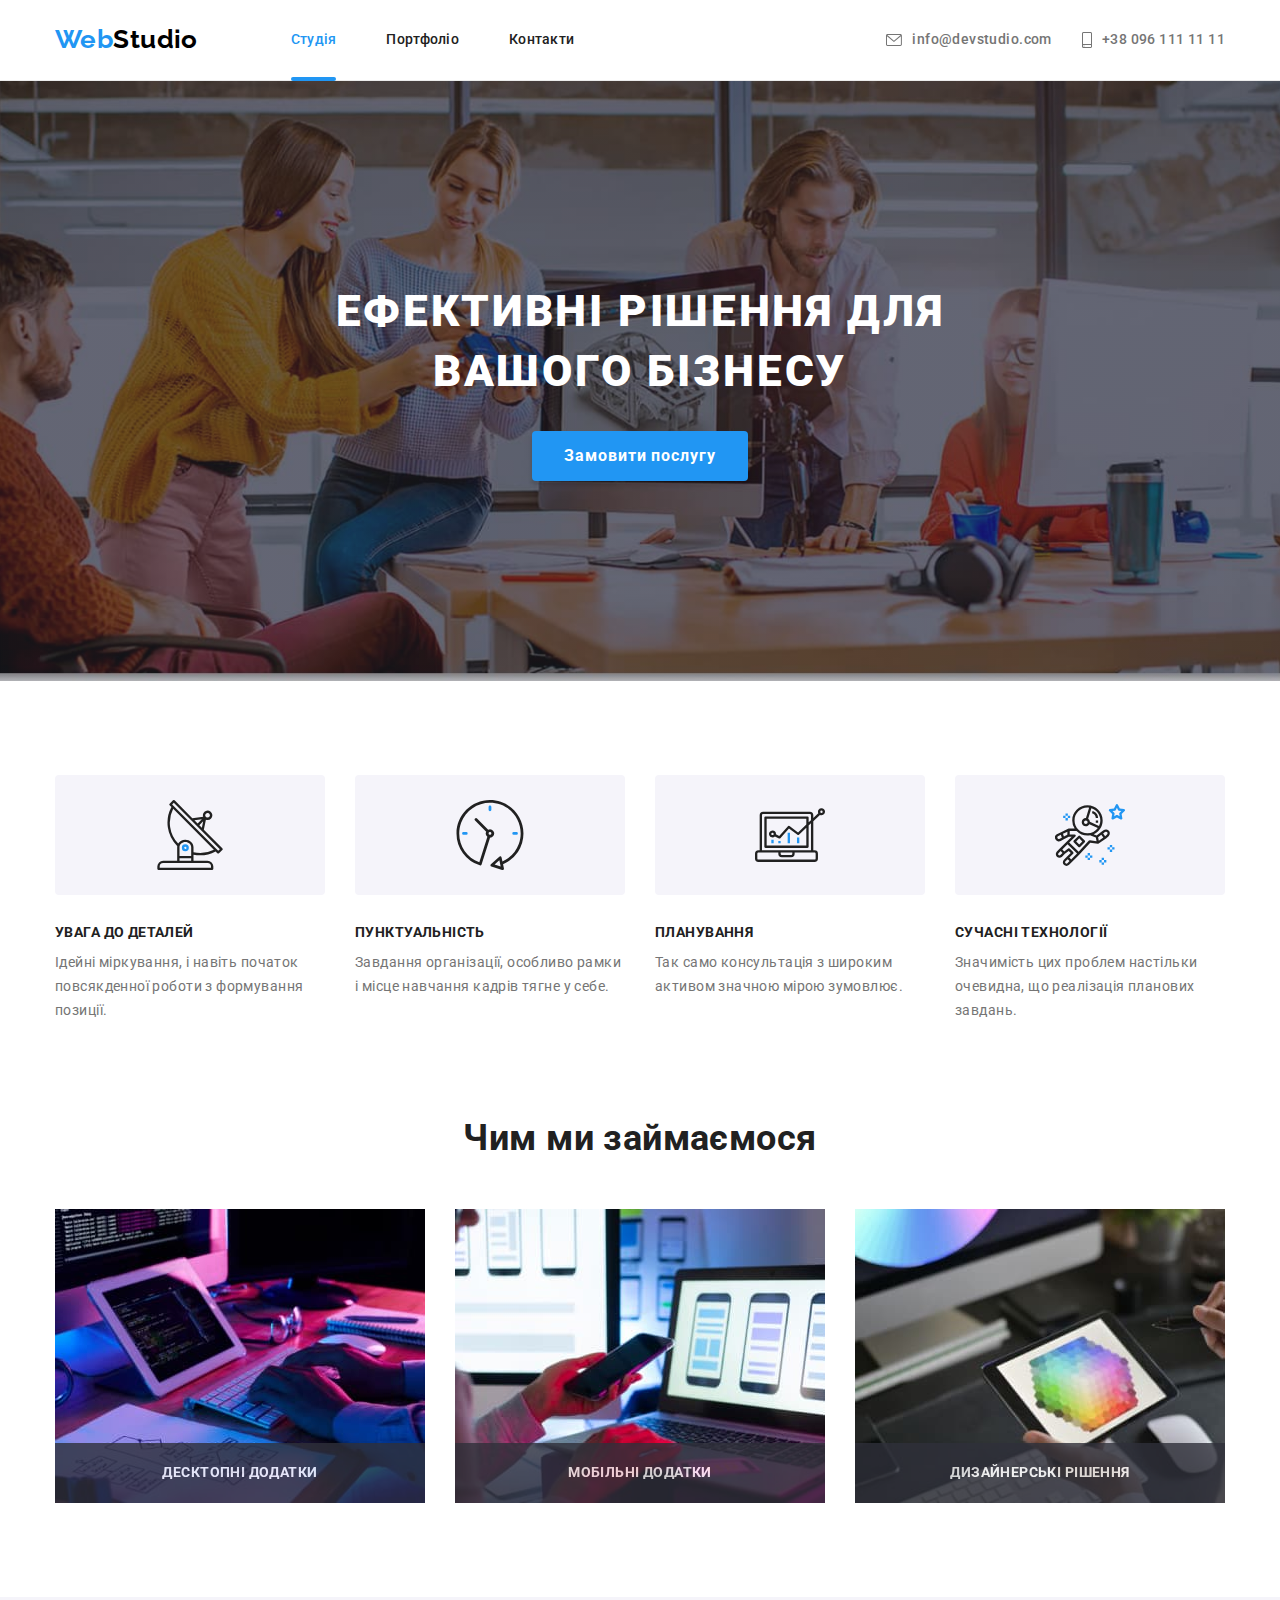
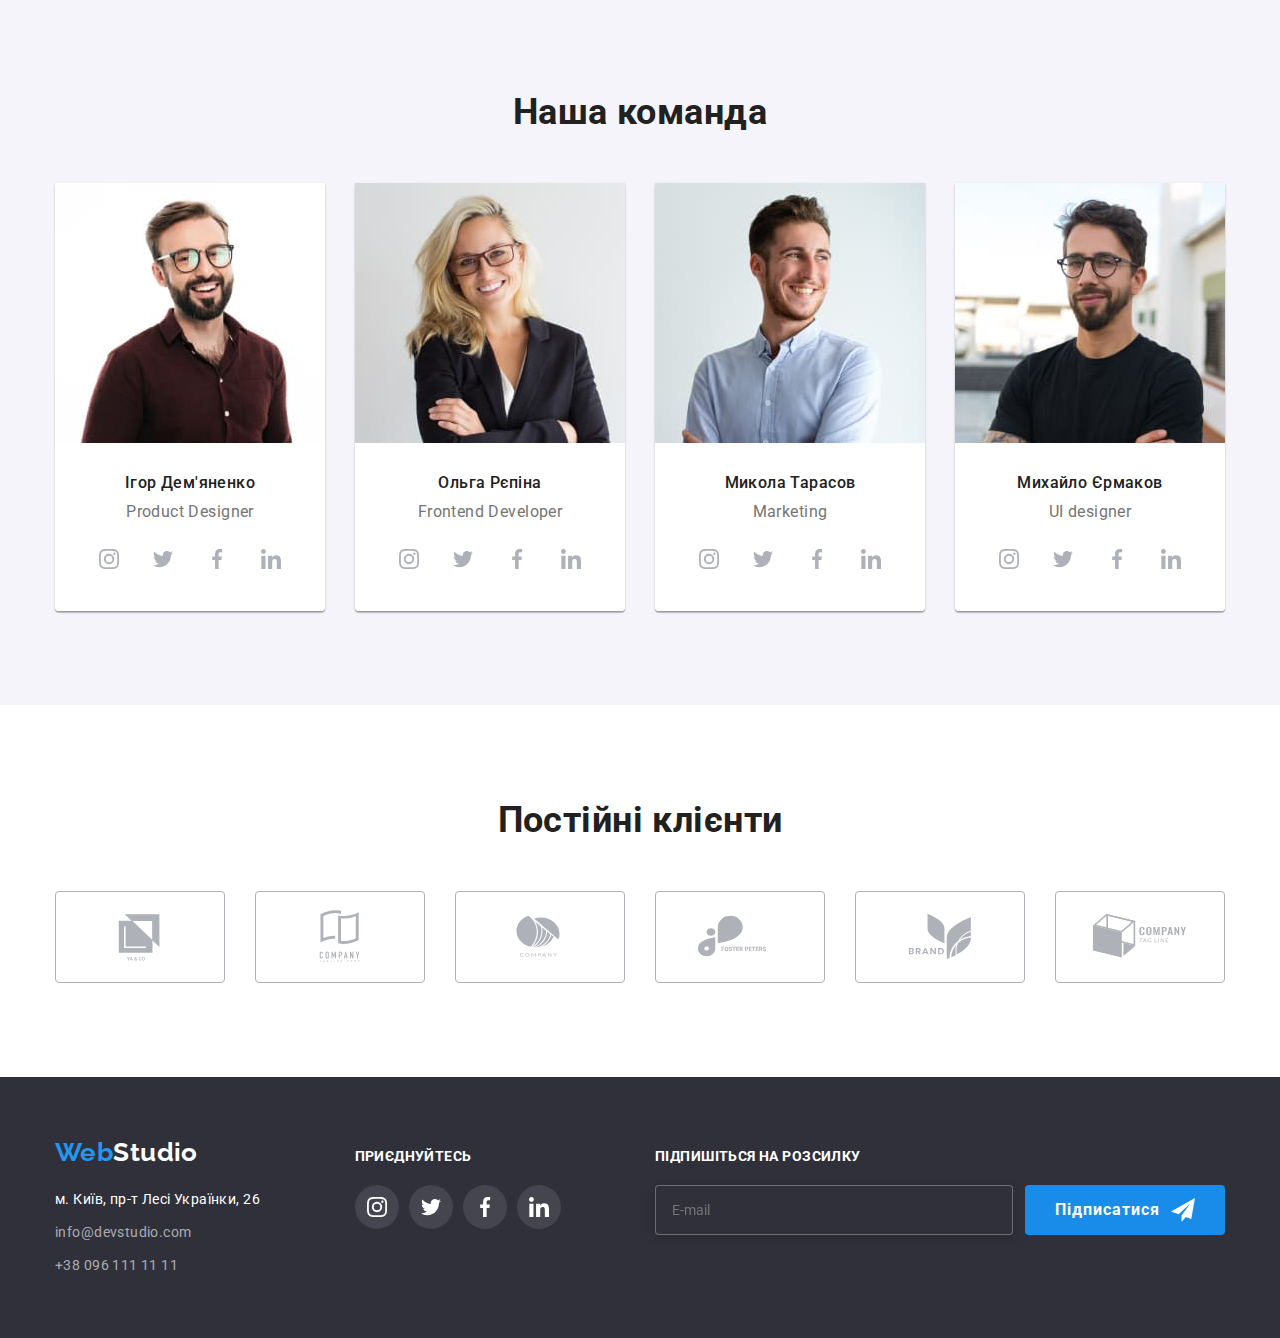
<file: index.html>
<!DOCTYPE html>
<html lang="uk">
  <head>
    <meta charset="UTF-8" />
    <meta http-equiv="X-UA-Compatible" content="IE=edge" />
    <meta name="viewport" content="width=device-width, initial-scale=1.0" />
    <title>Студія</title>
    <link rel="preconnect" href="https://fonts.googleapis.com" />
    <link rel="preconnect" href="https://fonts.gstatic.com" crossorigin />
    <link
      href="https://fonts.googleapis.com/css2?family=Raleway:wght@700&family=Roboto:wght@400;500;700;900&display=swap"
      rel="stylesheet"
    />

    <link rel="stylesheet" href="./css/main.min.css" />
  </head>
  <body>
    <header class="page-header">
      <div class="conteiner">
        <nav class="main-nav">
          <a class="logo page-header__logo--main" href="./index.html">
            <span class="logo__part">Web</span>Studio
          </a>
          <ul class="main-nav__list">
            <li class="main-nav__item">
              <a
                class="main-nav__link main-nav__link--active"
                href="./index.html"
              >
                Студія
              </a>
            </li>
            <li class="main-nav__item">
              <a class="main-nav__link" href="./portfolio.html">Портфоліо</a>
            </li>
            <li class="main-nav__item">
              <a class="main-nav__link" href="">Контакти</a>
            </li>
          </ul>
        </nav>
        <button
          class="burger-btn js-open-menu"
          aria-expanded="false"
          aria-controls="mobile-menu"
        >
          <svg class="burger-btn__burger" width="40" height="40">
            <use href="./images/symbol-defs.svg#icon-burger"></use>
          </svg>
        </button>
        <ul class="page-header__contact-list">
          <li class="page-header__contact-item">
            <a
              class="page-header__contact-link"
              href="mailto:info@devstudio.com"
              ><svg
                class="page-header__contact-icon page-header__contact-icon--mail-size"
              >
                <use href="./images/symbol-defs.svg#icon-envelope"></use>
              </svg>
              info@devstudio.com</a
            >
          </li>
          <li class="page-header__contact-item">
            <a class="page-header__contact-link" href="tel:+380961111111"
              ><svg
                class="page-header__contact-icon page-header__contact-icon--phone-size"
              >
                <use href="./images/symbol-defs.svg#icon-smartphone"></use>
              </svg>
              +38 096 111 11 11</a
            >
          </li>
        </ul>
      </div>
    </header>
    <main>
      <!--section banner-->
      <section class="section section-hero">
        <div class="conteiner">
          <h1 class="section-hero__title">
            ЕФЕКТИВНІ РІШЕННЯ ДЛЯ ВАШОГО БІЗНЕСУ
          </h1>
          <button class="section-hero__button" type="button" data-modal-open>
            Замовити послугу
          </button>
          <div class="backdrop is-hidden" data-modal>
            <div class="modal">
              <button class="modal__btn-close" data-modal-close>
                <svg class="modal__icon-close" width="18" height="18">
                  <use href="./images/symbol-defs.svg#icon-close-black"></use>
                </svg>
              </button>
              <p class="modal__feedback">
                Залиште свої дані, ми вам передзвонимо
              </p>
              <form class="modal__order-service">
                <label for="name" class="modal__form-field"
                  >Ім'я
                  <span class="modal__form-centred">
                    <input
                      class="modal__form-input"
                      type="text"
                      name="username"
                      id="name"
                      placeholder=" "
                    />
                    <svg class="modal__form-icon" width="18" height="18">
                      <use
                        href="./images/symbol-defs.svg#icon-person-black"
                      ></use>
                    </svg>
                  </span>
                </label>
                <label for="user-phone" class="modal__form-field"
                  >Телефон
                  <span class="modal__form-centred">
                    <input
                      class="modal__form-input"
                      type="tel"
                      name="user-phone"
                      id="user-phone"
                    /><svg class="modal__form-icon" width="18" height="18">
                      <use
                        href="./images/symbol-defs.svg#icon-phone-black"
                      ></use>
                    </svg>
                  </span>
                </label>
                <label for="user-mail" class="modal__form-field">
                  Пошта
                  <span class="modal__form-centred">
                    <input
                      class="modal__form-input"
                      type="email"
                      name="user-mail"
                      id="user-mail"
                    /><svg class="modal__form-icon" width="18" height="18">
                      <use
                        href="./images/symbol-defs.svg#icon-email-black"
                      ></use>
                    </svg>
                  </span>
                </label>
                <label
                  for="comment"
                  class="modal__form-field modal__form-field--field-comment"
                >
                  Коментар
                  <textarea
                    class="modal__form-input modal__form-input--comment"
                    id="comment"
                    name="comment"
                    rows="5"
                    placeholder="Введіть текст"
                  ></textarea>
                </label>
                <label class="modal__form-chekbox">
                  <input
                    type="checkbox"
                    name="hobby"
                    value="agreement"
                    class="modal__checkbox"
                  />

                  <span class="modal__chek-border"
                    ><svg class="modal__chek-icon" width="16" height="15">
                      <use
                        href="./images/symbol-defs.svg#icon-icon-check"
                      ></use>
                    </svg>
                  </span>
                  <span class="modal__chek-text"
                    >Погоджуюся з розсилкою та приймаю</span
                  >
                  <a href="" class="modal__form-contract"> Умови договору</a>
                </label>
                <button type="submit" class="form-btn">Відправити</button>
              </form>
            </div>
          </div>
        </div>
      </section>
      <!--section benefits-->
      <section class="section">
        <div class="conteiner">
          <h2 class="section-title visually-hidden">Переваги</h2>
          <ul class="benefits-section__list">
            <li class="benefits-section__item">
              <div class="benefits-section__box">
                <svg class="benefits-section__icon">
                  <use href="./images/symbol-defs.svg#icon-antenna"></use>
                </svg>
              </div>
              <h3 class="benefits-section__sub-title sub-title">
                УВАГА ДО ДЕТАЛЕЙ
              </h3>
              <p class="benefits-section__advantage">
                Ідейні міркування, і навіть початок повсякденної роботи з
                формування позиції.
              </p>
            </li>
            <li class="benefits-section__item">
              <div class="benefits-section__box">
                <svg class="benefits-section__icon">
                  <use href="./images/symbol-defs.svg#icon-clock"></use>
                </svg>
              </div>
              <h3 class="benefits-section__sub-title sub-title">
                ПУНКТУАЛЬНІСТЬ
              </h3>
              <p class="benefits-section__advantage">
                Завдання організації, особливо рамки і місце навчання кадрів
                тягне у себе.
              </p>
            </li>
            <li class="benefits-section__item">
              <div class="benefits-section__box">
                <svg class="benefits-section__icon">
                  <use href="./images/symbol-defs.svg#icon-diagram"></use>
                </svg>
              </div>
              <h3 class="benefits-section__sub-title sub-title">ПЛАНУВАННЯ</h3>
              <p class="benefits-section__advantage">
                Так само консультація з широким активом значною мірою зумовлює.
              </p>
            </li>
            <li class="benefits-section__item">
              <div class="benefits-section__box">
                <svg class="benefits-section__icon">
                  <use href="./images/symbol-defs.svg#icon-astronaut"></use>
                </svg>
              </div>
              <h3 class="benefits-section__sub-title sub-title">
                СУЧАСНІ ТЕХНОЛОГІЇ
              </h3>
              <p class="benefits-section__advantage">
                Значимість цих проблем настільки очевидна, що реалізація
                планових завдань.
              </p>
            </li>
          </ul>
        </div>
      </section>
      <!--section employments-->
      <section class="employments-section section">
        <div class="conteiner">
          <h2 class="section-title">Чим ми займаємося</h2>
          <ul class="employments-section__list">
            <li class="employments-section__item">
              <div class="employments-section__card">
                <img
                  src="./images/desktop/employee/coding@1x.jpg"
                  srcset="
                    ./images/desktop/employee/coding@1x.jpg 1x,
                    ./images/desktop/employee/coding@2x.jpg 2x,
                    ./images/desktop/employee/coding@3x.jpg 3x
                  "
                  alt="кодимо"
                  width="370"
                />
                <p class="employments-section__sub-title">Десктопні додатки</p>
              </div>
            </li>
            <li class="employments-section__item">
              <div class="employments-section__card">
                <img
                  src="./images/desktop/employee/work@1x.jpg"
                  srcset="
                    ./images/desktop/employee/work@1x.jpg 1x,
                    ./images/desktop/employee/work@2x.jpg 2x,
                    ./images/desktop/employee/work@3x.jpg 3x
                  "
                  alt="дизайн"
                  width="370"
                />
                <p class="employments-section__sub-title">Мобільні додатки</p>
              </div>
            </li>
            <li class="employments-section__item">
              <div class="employments-section__card">
                <img
                  src="./images/desktop/employee/take-color.jpg"
                  srcset="
                    ./images/desktop/employee/take-color.jpg    1x,
                    ./images/desktop/employee/take-color@2x.jpg 2x,
                    ./images/desktop/employee/take-color@3x.jpg 3x
                  "
                  alt="вибір кольору"
                  width="370"
                />
                <p class="employments-section__sub-title">
                  Дизайнерські рішення
                </p>
              </div>
            </li>
          </ul>
        </div>
      </section>
      <!--section team-->
      <section class="team-section section">
        <div class="conteiner">
          <h2 class="section-title">Наша команда</h2>
          <ul class="team-section__list">
            <li class="team-section__item">
              <div class="player">
                <picture>
                  <source
                    srcset="
                      ./images/desktop/team/igor@1x.jpg 1x,
                      ./images/desktop/team/igor@2x.jpg 2x,
                      ./images/desktop/team/igor@3x.jpg 3x
                    "
                    media="(min-width:1200px)"
                  />

                  <source
                    srcset="
                      ./images/tablet/team/igor.jpg    1x,
                      ./images/tablet/team/igor@2x.jpg 2x,
                      ./images/tablet/team/igor@3x.jpg 3x
                    "
                    media="(min-width:768px)"
                  />

                  <source
                    srcset="
                      ./images/mobile/team/igor.jpg    1x,
                      ./images/mobile/team/igor@2x.jpg 2x,
                      ./images/mobile/team/igor@3x.jpg 3x
                    "
                    media="(max-width:767px)"
                  />

                  <img
                    class="player__image"
                    src="./images/desktop/team/igor@1x.jpg"
                    alt="Ігор_Дем'яненко"
                  />
                </picture>
                <div class="player__data">
                  <h3 class="player__sub-title">Ігор Дем'яненко</h3>
                  <p class="player__position">Product Designer</p>
                  <ul class="social-network">
                    <li class="social-network__item">
                      <a class="social-network__media" href="#">
                        <svg class="social-network__icon">
                          <use
                            href="./images/symbol-defs.svg#icon-instagram"
                          ></use>
                        </svg>
                      </a>
                    </li>
                    <li class="social-network__item">
                      <a class="social-network__media" href="#">
                        <svg class="social-network__icon">
                          <use
                            href="./images/symbol-defs.svg#icon-twitter"
                          ></use>
                        </svg>
                      </a>
                    </li>
                    <li class="social-network__item">
                      <a class="social-network__media" href="#">
                        <svg class="social-network__icon">
                          <use
                            href="./images/symbol-defs.svg#icon-facebook"
                          ></use>
                        </svg>
                      </a>
                    </li>
                    <li class="social-network__item">
                      <a class="social-network__media" href="#">
                        <svg class="social-network__icon">
                          <use
                            href="./images/symbol-defs.svg#icon-linkedin"
                          ></use>
                        </svg>
                      </a>
                    </li>
                  </ul>
                </div>
              </div>
            </li>

            <li class="team-section__item">
              <div class="player">
                <picture>
                  <source
                    srcset="
                      ./images/desktop/team/olga@1x.jpg 1x,
                      ./images/desktop/team/olga@2x.jpg 2x,
                      ./images/desktop/team/olga@3x.jpg 3x
                    "
                    media="(min-width:1200px)"
                  />

                  <source
                    srcset="
                      ./images/tablet/team/olga.jpg    1x,
                      ./images/tablet/team/olga@2x.jpg 2x,
                      ./images/tablet/team/olga@3x.jpg 3x
                    "
                    media="(min-width:768px)"
                  />

                  <source
                    srcset="
                      ./images/mobile/team/olga.jpg    1x,
                      ./images/mobile/team/olga@2x.jpg 2x,
                      ./images/mobile/team/olga@3x.jpg 3x
                    "
                    media="(max-width:767px)"
                  />

                  <img
                    class="player__image"
                    src="./images/desktop/team/olga@1x.jpg"
                    alt="Ігор_Дем'яненко"
                  />
                </picture>
                <div class="player__data">
                  <h3 class="player__sub-title">Ольга Рєпіна</h3>
                  <p class="player__position">Frontend Developer</p>
                  <ul class="social-network">
                    <li class="social-network__item">
                      <a href="#" class="social-network__media">
                        <svg class="social-network__icon">
                          <use
                            href="./images/symbol-defs.svg#icon-instagram"
                          ></use>
                        </svg>
                      </a>
                    </li>
                    <li class="social-network__item">
                      <a href="#" class="social-network__media">
                        <svg class="social-network__icon">
                          <use
                            href="./images/symbol-defs.svg#icon-twitter"
                          ></use>
                        </svg>
                      </a>
                    </li>
                    <li class="social-network__item">
                      <a href="#" class="social-network__media">
                        <svg class="social-network__icon">
                          <use
                            href="./images/symbol-defs.svg#icon-facebook"
                          ></use>
                        </svg>
                      </a>
                    </li>
                    <li class="social-network__item">
                      <a href="#" class="social-network__media">
                        <svg class="social-network__icon">
                          <use
                            href="./images/symbol-defs.svg#icon-linkedin"
                          ></use>
                        </svg>
                      </a>
                    </li>
                  </ul>
                </div>
              </div>
            </li>
            <li class="team-section__item">
              <div class="player">
                <picture>
                  <source
                    srcset="
                      ./images/desktop/team/nikola@1x.jpg 1x,
                      ./images/desktop/team/nikola@2x.jpg 2x,
                      ./images/desktop/team/nikola@3x.jpg 3x
                    "
                    media="(min-width:1200px)"
                  />

                  <source
                    srcset="
                      ./images/tablet/team/nikola.jpg    1x,
                      ./images/tablet/team/nikola@2x.jpg 2x,
                      ./images/tablet/team/nikola@3x.jpg 3x
                    "
                    media="(min-width:768px)"
                  />

                  <source
                    srcset="
                      ./images/mobile/team/nikola.jpg    1x,
                      ./images/mobile/team/nikola@2x.jpg 2x,
                      ./images/mobile/team/nikola@3x.jpg 3x
                    "
                    media="(max-width:767px)"
                  />

                  <img
                    class="player__image"
                    src="./images/desktop/team/nikola@1x.jpg"
                    alt="Ігор_Дем'яненко"
                  />
                </picture>
                <div class="player__data">
                  <h3 class="player__sub-title">Микола Тарасов</h3>
                  <p class="player__position">Marketing</p>
                  <ul class="social-network">
                    <li class="social-network__item">
                      <a href="#" class="social-network__media">
                        <svg class="social-network__icon">
                          <use
                            href="./images/symbol-defs.svg#icon-instagram"
                          ></use>
                        </svg>
                      </a>
                    </li>
                    <li class="social-network__item">
                      <a href="#" class="social-network__media">
                        <svg class="social-network__icon">
                          <use
                            href="./images/symbol-defs.svg#icon-twitter"
                          ></use>
                        </svg>
                      </a>
                    </li>
                    <li class="social-network__item">
                      <a href="#" class="social-network__media">
                        <svg class="social-network__icon">
                          <use
                            href="./images/symbol-defs.svg#icon-facebook"
                          ></use>
                        </svg>
                      </a>
                    </li>
                    <li class="social-network__item">
                      <a href="#" class="social-network__media">
                        <svg class="social-network__icon">
                          <use
                            href="./images/symbol-defs.svg#icon-linkedin"
                          ></use>
                        </svg>
                      </a>
                    </li>
                  </ul>
                </div>
              </div>
            </li>
            <li class="team-section__item">
              <div class="player">
                <picture>
                  <source
                    srcset="
                      ./images/desktop/team/majkl@1x.jpg 1x,
                      ./images/desktop/team/majkl@2x.jpg 2x,
                      ./images/desktop/team/majkl@3x.jpg 3x
                    "
                    media="(min-width:1200px)"
                  />

                  <source
                    srcset="
                      ./images/tablet/team/majkl.jpg    1x,
                      ./images/tablet/team/majkl@2x.jpg 2x,
                      ./images/tablet/team/majkl@3x.jpg 3x
                    "
                    media="(min-width:768px)"
                  />

                  <source
                    srcset="
                      ./images/mobile/team/majkl.jpg    1x,
                      ./images/mobile/team/majkl@2x.jpg 2x,
                      ./images/mobile/team/majkl@3x.jpg 3x
                    "
                    media="(max-width:767px)"
                  />

                  <img
                    class="player__image"
                    src="./images/desktop/team/majkl@1x.jpg"
                    alt="Ігор_Дем'яненко"
                  />
                </picture>
                <div class="player__data">
                  <h3 class="player__sub-title">Михайло Єрмаков</h3>
                  <p class="player__position">UI designer</p>
                  <ul class="social-network">
                    <li class="social-network__item">
                      <a href="#" class="social-network__media">
                        <svg class="social-network__icon">
                          <use
                            href="./images/symbol-defs.svg#icon-instagram"
                          ></use>
                        </svg>
                      </a>
                    </li>
                    <li class="social-network__item">
                      <a href="#" class="social-network__media">
                        <svg class="social-network__icon">
                          <use
                            href="./images/symbol-defs.svg#icon-twitter"
                          ></use>
                        </svg>
                      </a>
                    </li>
                    <li class="social-network__item">
                      <a href="#" class="social-network__media">
                        <svg class="social-network__icon">
                          <use
                            href="./images/symbol-defs.svg#icon-facebook"
                          ></use>
                        </svg>
                      </a>
                    </li>
                    <li class="social-network__item">
                      <a href="#" class="social-network__media">
                        <svg class="social-network__icon">
                          <use
                            href="./images/symbol-defs.svg#icon-linkedin"
                          ></use>
                        </svg>
                      </a>
                    </li>
                  </ul>
                </div>
              </div>
            </li>
          </ul>
        </div>
      </section>
      <!--5 section clients-->
      <section class="section">
        <div class="conteiner">
          <h2 class="section-title">Постійні клієнти</h2>
          <ul class="client__list">
            <li class="client__item">
              <a class="client__link" href="#">
                <svg class="client__icon">
                  <use href="./images/symbol-defs.svg#icon-Logo-one"></use>
                </svg>
              </a>
            </li>
            <li class="client__item">
              <a href="" class="client__link">
                <svg class="client__icon">
                  <use href="./images/symbol-defs.svg#icon-Logo-two"></use>
                </svg>
              </a>
            </li>
            <li class="client__item">
              <a href="" class="client__link"
                ><svg class="client__icon">
                  <use href="./images/symbol-defs.svg#icon-Logo-three"></use>
                </svg>
              </a>
            </li>
            <li class="client__item">
              <a href="" class="client__link">
                <svg class="client__icon">
                  <use href="./images/symbol-defs.svg#icon-Logo-four"></use>
                </svg>
              </a>
            </li>
            <li class="client__item">
              <a href="" class="client__link">
                <svg class="client__icon">
                  <use href="./images/symbol-defs.svg#icon-Logo-five"></use>
                </svg>
              </a>
            </li>
            <li class="client__item">
              <a href="" class="client__link">
                <svg class="client__icon">
                  <use href="./images/symbol-defs.svg#icon-Logo-six"></use>
                </svg>
              </a>
            </li>
          </ul>
        </div>
      </section>
    </main>
    <footer class="footer">
      <div class="conteiner">
        <div class="footer-contacts">
          <a href="index.html" class="logo footer-contact__logo--dark"
            ><span class="logo__part">Web</span>Studio</a
          >
          <address>
            <ul class="footer-contacts__list">
              <li class="footer-contacts__item">
                <a
                  href="https://goo.gl/maps/CPtrU1FHBa2aNyZL9"
                  target="_blank"
                  rel="noopener noreferrer nofollow"
                  class="footer-contacts__map"
                  >м. Київ, пр-т Лесі Українки, 26</a
                >
              </li>
              <li class="footer-contacts__item">
                <a href="mailto:info@devstudio.com" class="footer-contact__link"
                  >info@devstudio.com</a
                >
              </li>
              <li class="footer-contacts__item">
                <a href="tel:+380961111111" class="footer-contact__link"
                  >+38 096 111 11 11</a
                >
              </li>
            </ul>
          </address>
        </div>
        <div class="footer-media">
          <p class="footer-media__sub-title">приєднуйтесь</p>
          <ul class="social-network">
            <li class="social-network__item">
              <a
                href="#"
                class="social-network__media social-network__media--footer-style"
              >
                <svg class="social-network__icon">
                  <use href="./images/symbol-defs.svg#icon-instagram"></use>
                </svg>
              </a>
            </li>
            <li class="social-network__item">
              <a
                href="#"
                class="social-network__media social-network__media--footer-style"
              >
                <svg class="social-network__icon">
                  <use href="./images/symbol-defs.svg#icon-twitter"></use>
                </svg>
              </a>
            </li>
            <li class="social-network__item">
              <a
                href="#"
                class="social-network__media social-network__media--footer-style"
              >
                <svg class="social-network__icon">
                  <use href="./images/symbol-defs.svg#icon-facebook"></use>
                </svg>
              </a>
            </li>
            <li class="social-network__item">
              <a
                href="#"
                class="social-network__media social-network__media--footer-style"
              >
                <svg class="social-network__icon">
                  <use href="./images/symbol-defs.svg#icon-linkedin"></use>
                </svg>
              </a>
            </li>
          </ul>
        </div>
        <div class="footer-subscribe">
          <p class="footer-media__sub-title">Підпишіться на розсилку</p>
          <form class="form-subscribe__form">
            <label for="subscribe-mail" class="form-subscribe__field">
              <input
                class="form-subscribe__input"
                type="email"
                name="subscribe-mail"
                id="subscribe-mail"
                placeholder="E-mail"
              />
            </label>
            <button type="submit" class="form-btn form-btn--footer-style">
              Підписатися
              <svg class="form-btn__icon-footer" width="24" height="24">
                <use href="./images/symbol-defs.svg#icon-icon-send"></use>
              </svg>
            </button>
          </form>
        </div>
      </div>
    </footer>
    <div class="menu-container js-menu-container" id="mobile-menu">
      <button class="burger-btn js-close-menu">
        <svg width="40" height="40">
          <use href="./images/symbol-defs.svg#icon-close_cross"></use>
        </svg>
      </button>

      <ul class="mobile-nav">
        <li class="mobile-nav__item">
          <a
            href="./index.html"
            class="mobile-nav__link mobile-nav__link--active"
            >Студія</a
          >
        </li>
        <li class="mobile-nav__item">
          <a href="./portfolio.html" class="mobile-nav__link">Портфоліо</a>
        </li>
        <li class="mobile-nav__item">
          <a href="" class="mobile-nav__link">Контакти</a>
        </li>
      </ul>
      <div class="contact-box">
        <ul class="mobile-contact">
          <li class="mobile-contact__item">
            <a href="tel:+380961111111" class="mobile-contact__link"
              >+38 096 111 11 11</a
            >
          </li>
          <li class="mobile-contact__item">
            <a href="mailto:info@devstudio.com" class="mobile-contact__link"
              >info@devstudio.com</a
            >
          </li>
        </ul>
        <ul class="mobile-media">
          <li class="mobile-media__item">
            <a href="" class="mobile-media__link">Instagram</a>
          </li>
          <li class="mobile-media__item">
            <a href="" class="mobile-media__link">Twitter</a>
          </li>
          <li class="mobile-media__item">
            <a href="" class="mobile-media__link">Facebook</a>
          </li>
          <li class="mobile-media__item">
            <a href="" class="mobile-media__link">LinkedIn</a>
          </li>
        </ul>
      </div>
    </div>
    <script src="./js/mobail-menu.js"></script>
    <script src="./js/modal.js"></script>
  </body>
</html>
</file>
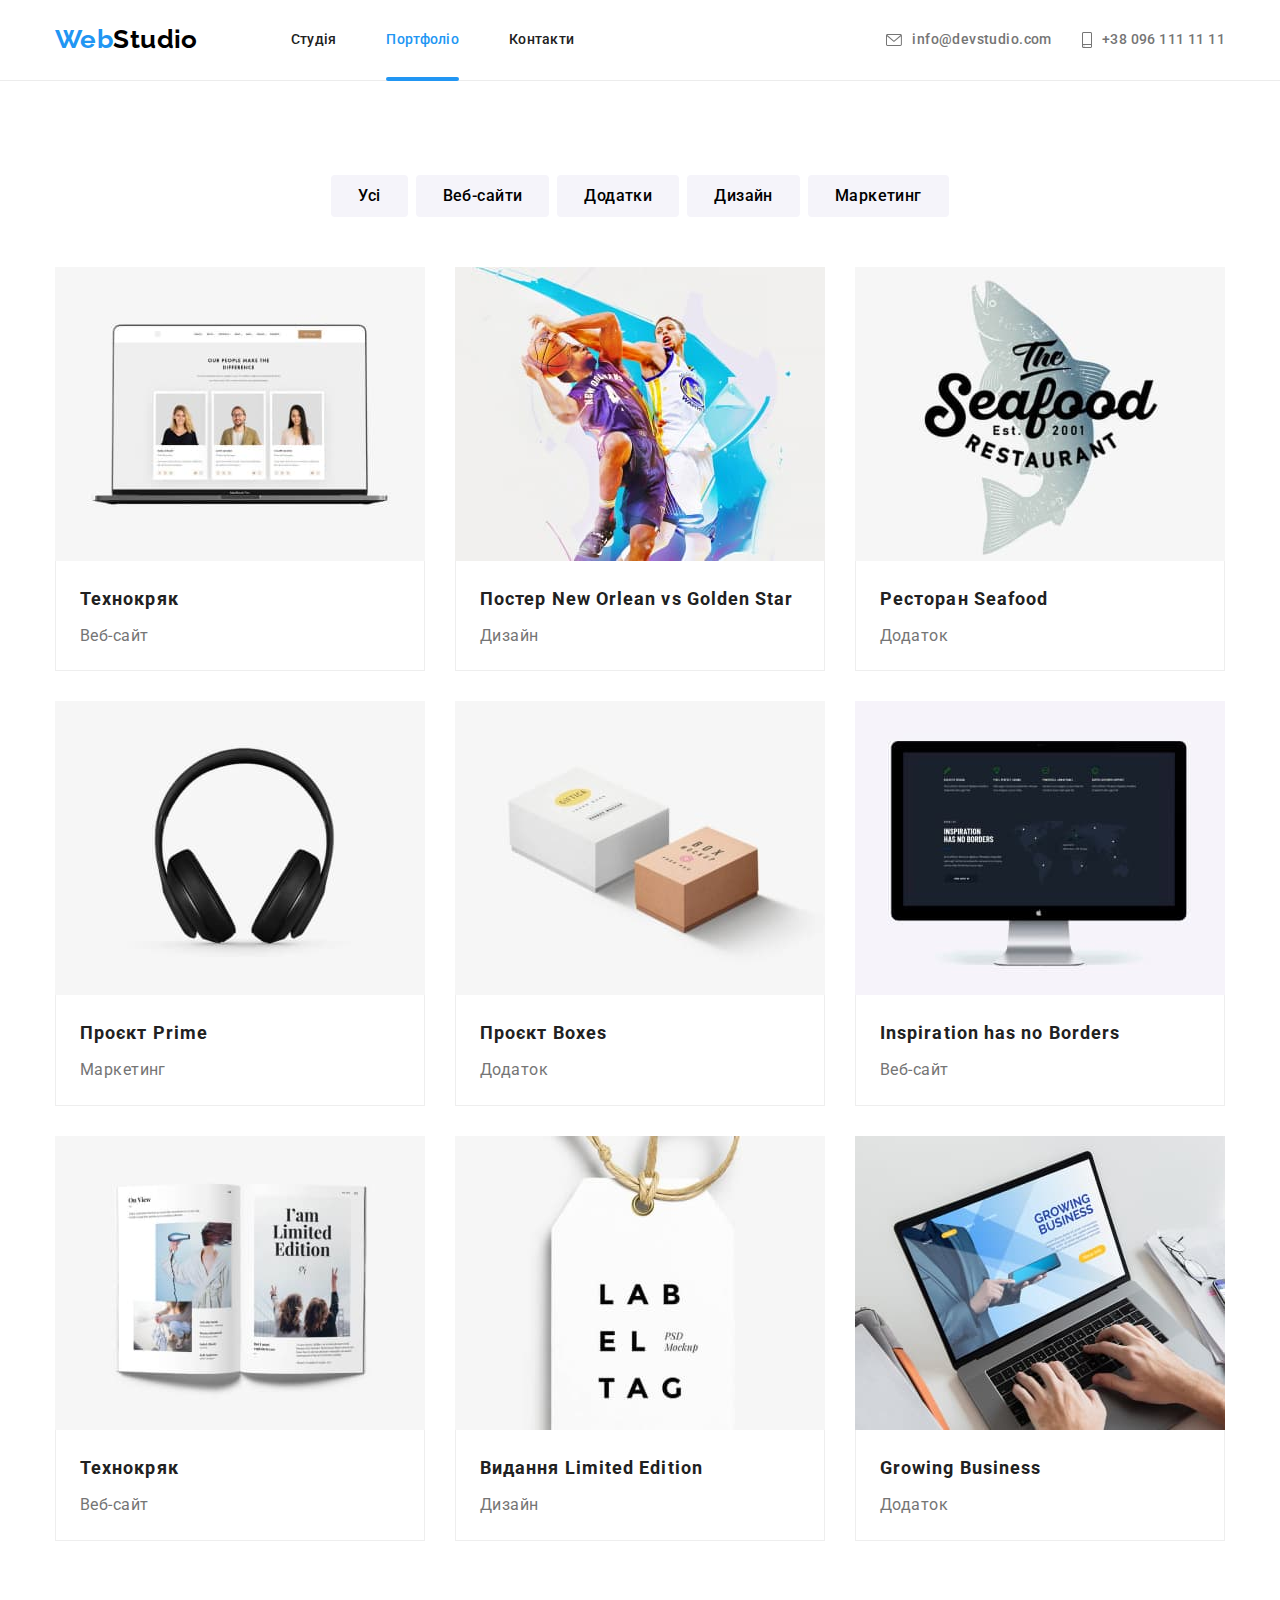
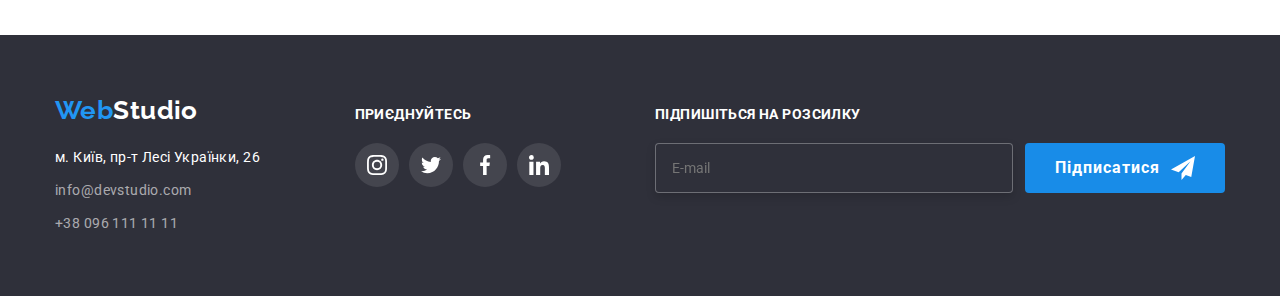
<file: portfolio.html>
<!DOCTYPE html>
<html lang="uk">
  <head>
    <meta charset="UTF-8" />
    <meta http-equiv="X-UA-Compatible" content="IE=edge" />
    <meta name="viewport" content="width=device-width, initial-scale=1.0" />
    <title>Портфоліо</title>
    <link rel="preconnect" href="https://fonts.googleapis.com" />
    <link rel="preconnect" href="https://fonts.gstatic.com" crossorigin />
    <link
      href="https://fonts.googleapis.com/css2?family=Raleway:wght@700&family=Roboto:wght@400;500;700;900&display=swap"
      rel="stylesheet"
    />

    <link rel="stylesheet" href="./css/main.min.css" />
  </head>
  <body>
    <header class="page-header">
      <div class="conteiner">
        <nav class="main-nav">
          <a class="logo page-header__logo--main" href="./index.html">
            <span class="logo__part">Web</span>Studio
          </a>
          <ul class="main-nav__list">
            <li class="main-nav__item">
              <a class="main-nav__link" href="./index.html">Студія</a>
            </li>
            <li class="main-nav__item">
              <a
                class="main-nav__link main-nav__link--active"
                href="./portfolio.html"
                >Портфоліо</a
              >
            </li>
            <li class="main-nav__item">
              <a class="main-nav__link" href="">Контакти</a>
            </li>
          </ul>
        </nav>
        <button
          class="burger-btn js-open-menu"
          aria-expanded="false"
          aria-controls="mobile-menu"
        >
          <svg class="burger-btn__burger" width="40" height="40">
            <use href="./images/symbol-defs.svg#icon-burger"></use>
          </svg>
        </button>
        <ul class="page-header__contact-list">
          <li class="page-header__contact-item">
            <a
              class="page-header__contact-link"
              href="mailto:info@devstudio.com"
              ><svg class="page-header__contact-icon" width="16" height="12">
                <use href="./images/symbol-defs.svg#icon-envelope"></use>
              </svg>
              info@devstudio.com</a
            >
          </li>
          <li class="page-header__contact-item">
            <a class="page-header__contact-link" href="tel:+380961111111"
              ><svg class="page-header__contact-icon" width="10" height="16">
                <use href="./images/symbol-defs.svg#icon-smartphone"></use>
              </svg>
              +38 096 111 11 11</a
            >
          </li>
        </ul>
      </div>
    </header>
    <main>
      <section class="section">
        <div class="conteiner">
          <h1 class="section-title visually-hidden">проекти</h1>
          <ul class="filter-btns">
            <li class="filter-btns__item">
              <button type="button" class="filter-btns__button">Усі</button>
            </li>
            <li class="filter-btns__item">
              <button type="button" class="filter-btns__button">
                Веб-сайти
              </button>
            </li>
            <li class="filter-btns__item">
              <button type="button" class="filter-btns__button">Додатки</button>
            </li>
            <li class="filter-btns__item">
              <button type="button" class="filter-btns__button">Дизайн</button>
            </li>
            <li class="filter-btns__item">
              <button type="button" class="filter-btns__button">
                Маркетинг
              </button>
            </li>
          </ul>

          <ul class="projects">
            <li class="project__item">
              <a href="" class="project__link">
                <div class="project__card">
                  <img
                    src="./images/desktop/projects/laptop@1x.jpg"
                    srcset="
                      ./images/desktop/projects/laptop@1x.jpg 370w,
                      ./images/desktop/projects/laptop@2x.jpg 740w
                    "
                    sizes="(min-width: 1200px) 370px, (min-width: 768px) 354px, (min-width:480px) 450px, 100vw"
                    alt="ноутбук"
                    class="project__img"
                  />

                  <p class="project__text">
                    Ресурс пропонує комплексні пропозиції з різним рівнем
                    функціоналу та сервісів. Все це дозволить відвідувачу
                    отримати вичерпні відомості про компанію чи приватну особу.
                  </p>
                </div>
                <div class="project__main-box project__main-box--strech">
                  <h3 class="project__sub-title">Технокряк</h3>
                  <p class="project__name">Веб-сайт</p>
                </div>
              </a>
            </li>
            <li class="project__item">
              <a href="" class="project__link">
                <div class="project__card">
                  <img
                    src="./images/basket.jpg"
                    alt="баскетбол"
                    width="370"
                    class="project__img"
                  />

                  <p class="project__text">
                    Ресурс пропонує комплексні пропозиції з різним рівнем
                    функціоналу та сервісів. Все це дозволить відвідувачу
                    отримати вичерпні відомості про компанію чи приватну особу.
                  </p>
                </div>
                <div class="project__main-box">
                  <h3 class="project__sub-title">
                    Постер New Orlean vs Golden Star
                  </h3>
                  <p class="project__name">Дизайн</p>
                </div>
              </a>
            </li>
            <li class="project__item">
              <a href="" class="project__link">
                <div class="project__card">
                  <img
                    src="./images/fish.jpg"
                    alt="риба"
                    width="370"
                    class="project__img"
                  />

                  <p class="project__text">
                    Ресурс пропонує комплексні пропозиції з різним рівнем
                    функціоналу та сервісів. Все це дозволить відвідувачу
                    отримати вичерпні відомості про компанію чи приватну особу.
                  </p>
                </div>
                <div class="project__main-box">
                  <h3 class="project__sub-title">Ресторан Seafood</h3>
                  <p class="project__name">Додаток</p>
                </div>
              </a>
            </li>
            <li class="project__item">
              <a href="" class="project__link">
                <div class="project__card">
                  <img
                    src="./images/headphones.jpg"
                    alt="навушники"
                    width="370"
                    class="project__img"
                  />
                  <p class="project__text">
                    Ресурс пропонує комплексні пропозиції з різним рівнем
                    функціоналу та сервісів. Все це дозволить відвідувачу
                    отримати вичерпні відомості про компанію чи приватну особу.
                  </p>
                </div>
                <div class="project__main-box">
                  <h3 class="project__sub-title">Проєкт Prime</h3>
                  <p class="project__name">Маркетинг</p>
                </div>
              </a>
            </li>
            <li class="project__item">
              <a href="" class="project__link">
                <div class="project__card">
                  <img
                    src="./images/boxes.jpg"
                    alt="коробки"
                    width="370"
                    class="project__img"
                  />

                  <p class="project__text">
                    Ресурс пропонує комплексні пропозиції з різним рівнем
                    функціоналу та сервісів. Все це дозволить відвідувачу
                    отримати вичерпні відомості про компанію чи приватну особу.
                  </p>
                </div>
                <div class="project__main-box">
                  <h3 class="project__sub-title">Проєкт Boxes</h3>
                  <p class="project__name">Додаток</p>
                </div>
              </a>
            </li>
            <li class="project__item">
              <a href="" class="project__link">
                <div class="project__card">
                  <img
                    src="./images/desktop.jpg"
                    alt="монітор"
                    width="370"
                    class="project__img"
                  />

                  <p class="project__text">
                    Ресурс пропонує комплексні пропозиції з різним рівнем
                    функціоналу та сервісів. Все це дозволить відвідувачу
                    отримати вичерпні відомості про компанію чи приватну особу.
                  </p>
                </div>
                <div class="project__main-box">
                  <h3 class="project__sub-title">Inspiration has no Borders</h3>
                  <p class="project__name">Веб-сайт</p>
                </div>
              </a>
            </li>
            <li class="project__item">
              <a href="" class="project__link">
                <div class="project__card">
                  <img
                    src="./images/magazine.jpg"
                    alt="журнал"
                    width="370"
                    class="project__img"
                  />

                  <p class="project__text">
                    Ресурс пропонує комплексні пропозиції з різним рівнем
                    функціоналу та сервісів. Все це дозволить відвідувачу
                    отримати вичерпні відомості про компанію чи приватну особу.
                  </p>
                </div>
                <div class="project__main-box">
                  <h3 class="project__sub-title">Технокряк</h3>
                  <p class="project__name">Веб-сайт</p>
                </div>
              </a>
            </li>
            <li class="project__item">
              <a href="" class="project__link">
                <div class="project__card">
                  <img
                    src="./images/labeltag.jpg"
                    alt="цінник"
                    width="370"
                    class="project__img"
                  />

                  <p class="project__text">
                    Ресурс пропонує комплексні пропозиції з різним рівнем
                    функціоналу та сервісів. Все це дозволить відвідувачу
                    отримати вичерпні відомості про компанію чи приватну особу.
                  </p>
                </div>
                <div class="project__main-box">
                  <h3 class="project__sub-title">Видання Limited Edition</h3>
                  <p class="project__name">Дизайн</p>
                </div>
              </a>
            </li>
            <li class="project__item">
              <a href="" class="project__link">
                <div class="project__card">
                  <img
                    src="./images/wework.jpg"
                    alt="працюємо"
                    width="370"
                    class="project__img"
                  />

                  <p class="project__text">
                    Ресурс пропонує комплексні пропозиції з різним рівнем
                    функціоналу та сервісів. Все це дозволить відвідувачу
                    отримати вичерпні відомості про компанію чи приватну особу.
                  </p>
                </div>
                <div class="project__main-box">
                  <h3 class="project__sub-title">Growing Business</h3>
                  <p class="project__name">Додаток</p>
                </div>
              </a>
            </li>
          </ul>
        </div>
      </section>
    </main>
    <footer class="footer">
      <div class="conteiner">
        <div class="footer-contacts">
          <a href="index.html" class="logo footer-contact__logo--dark"
            ><span class="logo__part">Web</span>Studio</a
          >
          <address>
            <ul class="footer-contacts__list">
              <li class="footer-contacts__item">
                <a
                  href="https://goo.gl/maps/CPtrU1FHBa2aNyZL9"
                  target="_blank"
                  rel="noopener noreferrer nofollow"
                  class="footer-contacts__map"
                  >м. Київ, пр-т Лесі Українки, 26</a
                >
              </li>
              <li class="footer-contacts__item">
                <a href="mailto:info@devstudio.com" class="footer-contact__link"
                  >info@devstudio.com</a
                >
              </li>
              <li class="footer-contacts__item">
                <a href="tel:+380961111111" class="footer-contact__link"
                  >+38 096 111 11 11</a
                >
              </li>
            </ul>
          </address>
        </div>
        <div class="footer-media">
          <p class="footer-media__sub-title">приєднуйтесь</p>
          <ul class="social-network">
            <li class="social-network__item">
              <a
                href="#"
                class="social-network__media social-network__media--footer-style"
              >
                <svg class="social-network__icon">
                  <use href="./images/symbol-defs.svg#icon-instagram"></use>
                </svg>
              </a>
            </li>
            <li class="social-network__item">
              <a
                href="#"
                class="social-network__media social-network__media--footer-style"
              >
                <svg class="social-network__icon">
                  <use href="./images/symbol-defs.svg#icon-twitter"></use>
                </svg>
              </a>
            </li>
            <li class="social-network__item">
              <a
                href="#"
                class="social-network__media social-network__media--footer-style"
              >
                <svg class="social-network__icon">
                  <use href="./images/symbol-defs.svg#icon-facebook"></use>
                </svg>
              </a>
            </li>
            <li class="social-network__item">
              <a
                href="#"
                class="social-network__media social-network__media--footer-style"
              >
                <svg class="social-network__icon">
                  <use href="./images/symbol-defs.svg#icon-linkedin"></use>
                </svg>
              </a>
            </li>
          </ul>
        </div>
        <div class="footer-subscribe">
          <p class="footer-media__sub-title">Підпишіться на розсилку</p>
          <form class="form-subscribe__form">
            <label for="user-mail" class="form-subscribe__field">
              <input
                class="form-subscribe__input"
                type="email"
                name="subscribe-mail"
                id="user-mail"
                placeholder="E-mail"
              />
            </label>
            <button type="submit" class="form-btn form-btn--footer-style">
              Підписатися
              <svg class="form-btn__icon-footer" width="24" height="24">
                <use href="./images/symbol-defs.svg#icon-icon-send"></use>
              </svg>
            </button>
          </form>
        </div>
      </div>
    </footer>
    <div class="menu-container js-menu-container" id="mobile-menu">
      <button class="burger-btn js-close-menu">
        <svg width="40" height="40">
          <use href="./images/symbol-defs.svg#icon-close_cross"></use>
        </svg>
      </button>

      <ul class="mobile-nav">
        <li class="mobile-nav__item">
          <a href="./index.html" class="mobile-nav__link">Студія</a>
        </li>
        <li class="mobile-nav__item">
          <a href="./portfolio.html" class="mobile-nav__link">Портфоліо</a>
        </li>
        <li class="mobile-nav__item">
          <a href="" class="mobile-nav__link">Контакти</a>
        </li>
      </ul>
      <div class="contact-box">
        <ul class="mobile-contact">
          <li class="mobile-contact__item">
            <a href="tel:+380961111111" class="mobile-contact__link"
              >+38 096 111 11 11</a
            >
          </li>
          <li class="mobile-contact__item">
            <a href="mailto:info@devstudio.com" class="mobile-contact__link"
              >info@devstudio.com</a
            >
          </li>
        </ul>
        <ul class="mobile-media">
          <li class="mobile-media__item">
            <a href="" class="mobile-media__link">Instagram</a>
          </li>
          <li class="mobile-media__item">
            <a href="" class="mobile-media__link">Twitter</a>
          </li>
          <li class="mobile-media__item">
            <a href="" class="mobile-media__link">Facebook</a>
          </li>
          <li class="mobile-media__item">
            <a href="" class="mobile-media__link">LinkedIn</a>
          </li>
        </ul>
      </div>
    </div>
    <script src="./js/mobail-menu.js"></script>
  </body>
</html>
</file>
<file: css/main.min.css>
/*! modern-normalize v1.1.0 | MIT License | https://github.com/sindresorhus/modern-normalize */*,::after,::before{box-sizing:border-box}html{-moz-tab-size:4;tab-size:4}html{line-height:1.15;-webkit-text-size-adjust:100%}body{margin:0}body{font-family:system-ui,-apple-system,"Segoe UI",Roboto,Helvetica,Arial,sans-serif,"Apple Color Emoji","Segoe UI Emoji"}hr{height:0;color:inherit}abbr[title]{text-decoration:underline dotted}b,strong{font-weight:bolder}code,kbd,pre,samp{font-family:ui-monospace,SFMono-Regular,Consolas,"Liberation Mono",Menlo,monospace;font-size:1em}small{font-size:80%}sub,sup{font-size:75%;line-height:0;position:relative;vertical-align:baseline}sub{bottom:-0.25em}sup{top:-0.5em}table{text-indent:0;border-color:inherit}button,input,optgroup,select,textarea{font-family:inherit;font-size:100%;line-height:1.15;margin:0}button,select{text-transform:none}[type=button],[type=reset],[type=submit],button{-webkit-appearance:button}::-moz-focus-inner{border-style:none;padding:0}:-moz-focusring{outline:1px dotted ButtonText}:-moz-ui-invalid{box-shadow:none}legend{padding:0}progress{vertical-align:baseline}::-webkit-inner-spin-button,::-webkit-outer-spin-button{height:auto}[type=search]{-webkit-appearance:textfield;outline-offset:-2px}::-webkit-search-decoration{-webkit-appearance:none}::-webkit-file-upload-button{-webkit-appearance:button;font:inherit}summary{display:list-item}body{font-family:"Roboto",sans-serif;font-size:14px;color:#212121;letter-spacing:.03em;background-color:#fff}.section{padding-top:60px;padding-bottom:60px}@media screen and (min-width: 1200px){.section{padding-top:94px;padding-bottom:94px}}.conteiner{padding-left:15px;padding-right:15px;margin-right:auto;margin-left:auto}@media screen and (min-width: 480px){.conteiner{width:480px}}@media screen and (min-width: 768px){.conteiner{width:768px}}@media screen and (min-width: 1200px){.conteiner{width:1200px}}.section-title{margin-top:0;margin-bottom:50px;text-align:center;font-weight:700;font-size:26px;line-height:1.2692307692}@media screen and (min-width: 1200px){.section-title{font-weight:700;font-size:36px;line-height:1.1666666667}}.visually-hidden{position:absolute;white-space:nowrap;width:1px;height:1px;overflow:hidden;border:0;padding:0;clip:rect(0 0 0 0);clip-path:inset(50%);margin:-1px}img,svg{display:block}.logo{font-family:"Raleway";font-style:normal;font-weight:700;font-size:24px;line-height:1.1666666667;text-decoration:none}.logo .logo__part{color:#2196f3}.logo.page-header__logo--main{padding-top:16px;padding-bottom:16px;color:#000}@media screen and (min-width: 768px){.logo.page-header__logo--main{margin-right:87px;padding-top:26px;padding-bottom:26px}}@media screen and (min-width: 1200px){.logo.page-header__logo--main{margin-right:93px;padding-top:24px;padding-bottom:25px}}.logo.footer-contact__logo--dark{display:block;color:#fff;margin-right:0;margin-bottom:20px;padding:0}@media screen and (min-width: 1200px){.logo{line-height:1.1923076923;font-size:26px}}.social-network{display:flex;justify-content:center;padding:0;margin:0;list-style:none;gap:10px}.social-network__media{display:flex;align-items:center;justify-content:center;width:44px;height:44px;border-radius:50%;text-decoration:none;fill:#afb1b8;background-color:#fff;transition:background-color 250ms cubic-bezier(0.4, 0, 0.2, 1),fill 250ms cubic-bezier(0.4, 0, 0.2, 1)}.social-network__media:hover,.social-network__media:focus{background-color:#2196f3;fill:#fff}.social-network__media--footer-style{fill:#fff;background-color:rgba(255,255,255,.1)}.social-network__icon{width:20px;height:20px}.page-header{border-bottom:1px solid #ececec}.page-header .conteiner{display:flex;align-items:center;justify-content:space-between}.page-header__contact-list{list-style:none;display:flex;flex-direction:column;margin-left:auto;padding:21px 0;gap:10px;margin:0}@media screen and (max-width: 767px){.page-header__contact-list{display:none}}@media screen and (min-width: 1200px){.page-header__contact-list{display:flex;flex-direction:row;padding:0;gap:30px}}.page-header__contact-icon{margin-right:10px;fill:currentColor}.page-header__contact-icon--mail-size{width:14px;height:10px}@media screen and (min-width: 1200px){.page-header__contact-icon--mail-size{width:16px;height:12px}}.page-header__contact-icon--phone-size{width:10px;height:14px}@media screen and (min-width: 1200px){.page-header__contact-icon--phone-size{height:16px}}.page-header__contact-link{display:flex;align-items:center;text-decoration:none;transition:color 250ms cubic-bezier(0.4, 0, 0.2, 1),fill 250ms cubic-bezier(0.4, 0, 0.2, 1);color:#757575}@media screen and (min-width: 768px){.page-header__contact-link{padding:0;font-weight:500;font-size:12px;line-height:1.1666666667}}@media screen and (min-width: 1200px){.page-header__contact-link{padding:32px 0;font-weight:500;font-size:14px;line-height:1.14}}.page-header__contact-link:hover,.page-header__contact-link:focus{color:#2196f3}.main-nav{display:flex;align-items:center}.main-nav__list{display:flex;margin:0;padding-left:0;list-style:none;gap:50px}@media screen and (max-width: 767px){.main-nav__list{display:none}}.main-nav__link{display:block;padding:32px 0;font-weight:500;line-height:1.14;letter-spacing:.02em;text-decoration:none;color:#212121;transition:color 250ms cubic-bezier(0.4, 0, 0.2, 1)}.main-nav__link--active{position:relative;color:#2196f3}.main-nav__link--active::after{position:absolute;bottom:-1px;border-radius:2px;left:0;content:"";width:100%;height:4px;background-color:#2196f3}.main-nav__link:hover,.main-nav__link:focus{color:#2196f3}.section-hero{margin-right:auto;margin-left:auto;padding-top:118px;padding-bottom:118px;max-width:1600px;background-image:linear-gradient(rgba(47, 48, 58, 0.4), rgba(47, 48, 58, 0.4)),url("../images/mobile/hero-bg/hero-bg.jpg");background-repeat:no-repeat;background-position:center;background-size:cover;background-color:#2f303a}@media screen and (min-device-pixel-ratio: 2),screen and (min-resolution: 192dpi),screen and (min-resolution: 2dppx){.section-hero{background-image:linear-gradient(rgba(47, 48, 58, 0.4), rgba(47, 48, 58, 0.4)),url("../images/mobile/hero-bg/hero-bg@2x.jpg")}}@media screen and (min-device-pixel-ratio: 3),screen and (min-resolution: 288dpi),screen and (min-resolution: 3dppx){.section-hero{background-image:linear-gradient(rgba(47, 48, 58, 0.4), rgba(47, 48, 58, 0.4)),url("../images/mobile/hero-bg/hero-bg@3x.jpg")}}@media screen and (min-width: 500px){.section-hero{background-image:linear-gradient(rgba(47, 48, 58, 0.4), rgba(47, 48, 58, 0.4)),url("../images/tablet/hero-bg/hero-bg.jpg")}}@media screen and (min-width: 500px)and (min-device-pixel-ratio: 2),screen and (min-width: 500px)and (min-resolution: 192dpi),screen and (min-width: 500px)and (min-resolution: 2dppx){.section-hero{background-image:linear-gradient(rgba(47, 48, 58, 0.4), rgba(47, 48, 58, 0.4)),url("../images/tablet/hero-bg/hero-bg@2x.jpg")}}@media screen and (min-width: 500px)and (min-device-pixel-ratio: 3),screen and (min-width: 500px)and (min-resolution: 288dpi),screen and (min-width: 500px)and (min-resolution: 3dppx){.section-hero{background-image:linear-gradient(rgba(47, 48, 58, 0.4), rgba(47, 48, 58, 0.4)),url("../images/tablet/hero-bg/hero-bg@3x.jpg")}}@media screen and (min-width: 850px){.section-hero{background-image:linear-gradient(rgba(47, 48, 58, 0.4), rgba(47, 48, 58, 0.4)),url("../images/desktop/hero-bg/herobg@1x.jpg")}}@media screen and (min-width: 850px)and (min-device-pixel-ratio: 2),screen and (min-width: 850px)and (min-resolution: 192dpi),screen and (min-width: 850px)and (min-resolution: 2dppx){.section-hero{background-image:linear-gradient(rgba(47, 48, 58, 0.4), rgba(47, 48, 58, 0.4)),url("../images/desktop/hero-bg/herobg@2x.jpg")}}@media screen and (min-width: 850px)and (min-device-pixel-ratio: 3),screen and (min-width: 850px)and (min-resolution: 288dpi),screen and (min-width: 850px)and (min-resolution: 3dppx){.section-hero{background-image:linear-gradient(rgba(47, 48, 58, 0.4), rgba(47, 48, 58, 0.4)),url("../images/desktop/hero-bg/herobg@3x.jpg")}}@media screen and (min-width: 1200px){.section-hero{padding-top:200px;padding-bottom:200px}}.section-hero__title{text-align:center;letter-spacing:.06em;text-transform:uppercase;color:#fff;margin:0 auto 30px}@media screen and (min-width: 480px){.section-hero__title{width:360px;font-weight:900;font-size:26px;line-height:1.6153846154}}@media screen and (min-width: 1200px){.section-hero__title{width:696px;font-weight:900;font-size:44px;line-height:1.3636363636}}.section-hero__button{display:block;margin-left:auto;margin-right:auto;min-width:200px;padding:10px 24px;border:none;box-shadow:0px 4px 4px rgba(0,0,0,.15);border-radius:4px;cursor:pointer;font-weight:700;font-size:16px;line-height:1.87;letter-spacing:.06em;background-color:#2196f3;color:#fff;transition:background-color 250ms cubic-bezier(0.4, 0, 0.2, 1)}@media screen and (min-width: 1200px){.section-hero__button{padding:10px 32px}}.section-hero__button:hover,.section-hero__button:focus{background-color:#188ce8}.backdrop{position:fixed;z-index:51;top:0;left:0;width:100%;height:100%;background-color:rgba(0,0,0,.2);transition:opacity 250ms cubic-bezier(0.4, 0, 0.2, 1)}.backdrop.is-hidden{opacity:0;pointer-events:none}.modal{position:absolute;top:50%;left:50%;padding:40px;height:609px;opacity:1;border-radius:4px;background:#fff;box-shadow:0px 1px 3px rgba(0,0,0,.12),0px 1px 1px rgba(0,0,0,.14),0px 2px 1px rgba(0,0,0,.2);transform:scale(1) translate(-50%, -50%);transition:transform 250ms cubic-bezier(0.4, 0, 0.2, 1)}.backdrop.is-hidden .modal{transform:translate(-50%, -50%) scale(1.1);transition:transform 250ms cubic-bezier(0.4, 0, 0.2, 1)}@media screen and (max-width: 479px){.modal{width:100%}}@media screen and (min-width: 480px){.modal{width:450px}}@media screen and (min-width: 1200px){.modal{width:528px;height:581px}}.modal__btn-close{position:absolute;display:flex;align-items:center;justify-content:center;top:8px;right:8px;width:30px;height:30px;padding:0;cursor:pointer;border-radius:50%;background:#fff;border:1px solid rgba(0,0,0,.1);fill:currentColor;transition:fill 250ms cubic-bezier(0.4, 0, 0.2, 1)}.modal__btn-close:hover,.modal__btn-close:focus{fill:#2196f3}.modal__feedback{margin-top:0;margin-bottom:12px;font-weight:700;font-size:20px;line-height:1.15;text-align:center;color:#212121}.modal__order-service{display:flex;flex-direction:column;font-weight:400;font-size:12px;line-height:1.16;letter-spacing:.01em;color:#757575}.modal__form-field{display:flex;flex-direction:column;margin-bottom:10px}.modal__form-field--field-comment{margin-bottom:20px}.modal__form-centred{position:relative;margin-top:4px}.modal__form-input{height:40px;padding:12px 42px;width:100%;cursor:pointer;border:1px solid rgba(33,33,33,.2);border-radius:4px;transition:color 250ms cubic-bezier(0.4, 0, 0.2, 1)}.modal__form-input:focus-visible{outline:1px solid #2196f3}.modal__form-input--comment{padding:12px 16px;resize:none;height:120px}.modal__form-input--comment::placeholder{color:rgba(117,117,117,.5)}.modal__form-icon{position:absolute;top:50%;left:12px;transform:translateY(-50%);transition:color 250ms cubic-bezier(0.4, 0, 0.2, 1)}.modal__form-input:focus+.modal__form-icon{fill:#2196f3;filter:drop-shadow(0px 4px 4px rgba(0, 0, 0, 0.5))}.modal__form-chekbox{margin:0 auto 30px;font-size:12px;line-height:1.1666666667;display:flex;align-items:center;cursor:pointer}@media screen and (max-width: 479px){.modal__form-chekbox{display:flex;align-items:center;justify-content:center;flex-wrap:wrap}}@media screen and (min-width: 480px){.modal__form-chekbox{display:flex;align-items:center}}@media screen and (min-width: 1200px){.modal__form-chekbox{font-size:14px;line-height:1.71}}.modal__checkbox{position:absolute;white-space:nowrap;width:1px;height:1px;overflow:hidden;border:0;padding:0;clip:rect(0 0 0 0);clip-path:inset(50%);margin:-1px}.modal__form-contract{margin-left:3px;color:#2196f3}.modal__chek-border{position:relative;display:inline-block;margin-right:8px;width:16px;height:15px;color:rgba(0,0,0,0);border:2px solid #000;border-radius:4px;transition:border 250ms cubic-bezier(0.4, 0, 0.2, 1)}.modal__chek-icon{position:absolute;left:-2px;top:-2px;opacity:0;fill:#fff;transition:fill 250ms cubic-bezier(0.4, 0, 0.2, 1),opacity 250ms cubic-bezier(0.4, 0, 0.2, 1)}.modal__checkbox:checked~.modal__chek-border,.modal__checkbox:checked~.modal__chek-border .modal__chek-icon{fill:#2196f3;border-color:#2196f3;opacity:1}.form-btn{width:200px;height:50px;margin:0 auto;font-weight:700;font-size:16px;line-height:1.87;text-align:center;letter-spacing:.06em;cursor:pointer;color:#fff;background-color:#188ce8;border-color:rgba(0,0,0,0);border-radius:4px}.form-btn:hover{box-shadow:0px 4px 4px rgba(0,0,0,.15)}.benefits-section__list{display:flex;flex-direction:column;gap:30px;margin:0;padding:0;list-style:none}@media screen and (min-width: 480px){.benefits-section__list{display:flex;flex-direction:column;gap:30px}}@media screen and (min-width: 768px){.benefits-section__list{display:flex;flex-direction:row;flex-wrap:wrap;gap:30px}}.benefits-section__item{flex-basis:100%}@media screen and (min-width: 768px){.benefits-section__item{flex-basis:calc((100% - 30px)/2)}}@media screen and (min-width: 1200px){.benefits-section__item{flex-basis:calc((100% - 90px)/4)}}.benefits-section__box{display:flex;align-items:center;justify-content:center;height:120px;background-color:#f5f4fa;border-radius:4px;margin-bottom:30px}.benefits-section__icon{width:70px;height:70px}.benefits-section__sub-title{margin-top:0;margin-bottom:10px;font-size:14px;line-height:1.14;text-transform:uppercase;text-align:center}@media screen and (min-width: 768px){.benefits-section__sub-title{text-align:left}}.benefits-section__advantage{margin:0;line-height:1.71;color:#757575}.employments-section{padding-top:0}@media screen and (max-width: 1199px){.employments-section{display:none}}.employments-section__list{display:flex;justify-content:space-between;margin:0;padding:0;list-style:none}.employment{display:block}.employments-section__card{position:relative}.employments-section__sub-title{position:absolute;bottom:0;width:100%;padding:22px 0;margin:0;font-weight:700;font-size:14px;line-height:1.14;text-transform:uppercase;text-align:center;color:#fff;background-color:#2f303a;opacity:.8}.team-section{background-color:#f5f4fa}.team-section__list{display:flex;justify-content:space-between;flex-direction:column;gap:30px;margin:0;padding:0;list-style:none}@media screen and (min-width: 768px)and (max-width: 1199px){.team-section__list{flex-direction:row;flex-wrap:wrap}}@media screen and (min-width: 1200px){.team-section__list{flex-direction:row}}.team-section__item{overflow:hidden;border-radius:0px 0px 4px 4px;box-shadow:0px 1px 3px rgba(0,0,0,.12),0px 1px 1px rgba(0,0,0,.14),0px 2px 1px rgba(0,0,0,.2)}@media screen and (min-width: 460px){.team-section__item{flex:basis 100%}}@media screen and (min-width: 768px){.team-section__item{flex:calc((100% - 30px)/2)}}@media screen and (min-width: 1200px){.team-section__item{flex:calc((100% - 90px)/4)}}.player__image{width:100%;height:auto}.player__data{padding-top:30px;padding-bottom:30px;background:#fff}.player__sub-title{margin-bottom:10px;margin-top:0;font-weight:500;font-size:16px;line-height:1.19;text-align:center}.player__position{margin-top:0;margin-bottom:16px;font-size:16px;line-height:1.19;font-size:16px;line-height:1.1875;text-align:center;color:#757575}.client__list{display:flex;justify-content:space-between;padding:0;margin:0;gap:30px;flex-wrap:wrap;list-style:none}.client__item{flex-basis:calc((100% - 30px)/2)}@media screen and (min-width: 768px){.client__item{flex-basis:calc((100% - 60px)/3)}}@media screen and (min-width: 1200px){.client__item{flex-basis:calc((100% - 150px)/6)}}.client__link{display:flex;align-items:center;justify-content:center;width:100%;height:92px;text-decoration:none;border:1px solid #afb1b8;border-radius:4px;transition:fill 250ms cubic-bezier(0.4, 0, 0.2, 1),border 250ms cubic-bezier(0.4, 0, 0.2, 1)}.client__link:hover,.client__link:focus{border:1px solid #2196f3}.client__icon{fill:#afb1b8;width:106px;height:60px;transition:fill 250ms cubic-bezier(0.4, 0, 0.2, 1)}.client__link:hover .client__icon,.client__link:focus .client__icon{fill:#2196f3}.burger-btn{min-height:40px;min-width:40px;display:flex;align-items:center;justify-content:center;margin:0;padding:0;background-color:rgba(0,0,0,0);cursor:pointer;border:none;border-radius:50%;outline:none;transition:fill 250ms cubic-bezier(0.4, 0, 0.2, 1)}@media(min-width: 768px){.burger-btn{display:none}}.burger-btn:hover,.burger-btn:focus{fill:#2196f3}.menu-container{position:fixed;top:0;left:0;width:100vw;height:100vh;display:flex;justify-content:space-between;flex-direction:column;padding:48px 40px;background-color:#fff;z-index:999;transform:translateX(100%);transition:transform 250ms cubic-bezier(0.4, 0, 0.2, 1)}.menu-container.is-open{transform:translateX(0)}.menu-container .burger-btn{position:absolute;top:16px;right:16px;color:#fff}.mobile-nav{padding:0;margin:0;list-style:none}.mobile-nav__link{display:block;text-decoration:none;font-weight:500;font-size:calc(24px + 3.3333333333vw);line-height:1.175;letter-spacing:.02em;color:#212121;transition:color 250ms cubic-bezier(0.4, 0, 0.2, 1)}.mobile-nav__link--active{position:relative;color:#2196f3}.mobile-nav__link:hover,.mobile-nav__link:focus{color:#2196f3}.mobile-nav__item:not(:last-child){margin-bottom:32px}.mobile-nav__item:hover .mobile-nav__item__link,.mobile-nav__item:focus .mobile-nav__item__link{color:#2196f3}.contact-box{display:flex;flex-direction:column;gap:64px}.mobile-contact{padding:0;margin:0;list-style:none}.mobile-contact__item:first-child{margin-bottom:32px}.mobile-contact__link{display:block;font-weight:500;font-size:calc(18px + 1.25vw);line-height:1.1666666667;letter-spacing:.02em;text-decoration:none;color:#757575;transition:font-size 250ms cubic-bezier(0.4, 0, 0.2, 1),color 250ms cubic-bezier(0.4, 0, 0.2, 1)}.mobile-contact__link:hover{font-weight:500;font-size:calc(18px + 2.7083333333vw);line-height:1.1666666667;color:#2196f3}.mobile-media{display:flex;align-items:flex-start;gap:20px;flex-wrap:wrap;padding:0;margin:0;list-style:none}.mobile-media__link{display:block;text-decoration:none;font-weight:500;font-size:18px;line-height:1.2222222222;letter-spacing:.02em;color:#2196f3}.mobile-menu .link{padding:10px;color:#fff}.filter-btns{display:flex;gap:8px;margin-top:0;padding:0;list-style:none}@media screen and (max-width: 767px){.filter-btns{flex-wrap:wrap;row-gap:15px;margin-bottom:40px}}@media screen and (min-width: 768px){.filter-btns{justify-content:center;margin-bottom:30px}}@media screen and (min-width: 1200px){.filter-btns{margin-bottom:50px}}.filter-btns__button{padding:6px 25px;font-family:inherit;letter-spacing:inherit;font-weight:500;font-size:16px;line-height:1.6;text-align:center;cursor:pointer;border-radius:4px;border-color:rgba(0,0,0,0);background-color:#f5f4fa;transition:color 250ms cubic-bezier(0.4, 0, 0.2, 1),background-color 250ms cubic-bezier(0.4, 0, 0.2, 1),box-shadow 250ms cubic-bezier(0.4, 0, 0.2, 1)}.filter-btns__button:hover,.filter-btns__button:focus{background-color:#2196f3;color:#fff;box-shadow:0px 3px 1px rgba(0,0,0,.1),0px 1px 2px rgba(0,0,0,.08),0px 2px 2px rgba(0,0,0,.12)}.projects{margin:0;padding:0;list-style:none}@media screen and (min-width: 768px){.projects{display:flex;align-items:center;justify-content:space-between;flex-wrap:wrap;gap:30px}}.project__item{width:100%;background:#fff;transition:box-shadow 250ms cubic-bezier(0.4, 0, 0.2, 1)}.project__item:hover,.project__item:focus{box-shadow:0px 1px 1px rgba(0,0,0,.12),0px 4px 4px rgba(0,0,0,.06),1px 4px 6px rgba(0,0,0,.16)}@media screen and (max-width: 767px){.project__item{margin-bottom:30px}}@media screen and (min-width: 768px){.project__item{flex-basis:calc((100% - 30px)/2)}}@media screen and (min-width: 1200px){.project__item{flex-basis:calc((100% - 60px)/3)}}.project__link{text-decoration:none}.project__card{position:relative;overflow:hidden}.project__img{width:100%;height:auto}.project__text{margin:0;display:flex;align-items:center;justify-content:center;font-size:18px;line-height:1.55;color:#fff;position:absolute;top:1px;left:0;width:100%;height:100%;padding:63px 24px;transform:translateY(100%);transition:transform 250ms cubic-bezier(0.4, 0, 0.2, 1);background-color:#2196f3;opacity:.9}.project__item:hover .project__text{transform:translateY(0)}.project__main-box{border:1px solid #eee;border-top:none;padding:20px 24px}@media screen and (min-width: 768px)and (max-width: 1199px){.project__main-box--strech{padding-bottom:56px}}.project__sub-title{font-size:18px;line-height:2;letter-spacing:.06em;margin-top:0;margin-bottom:4px;color:#212121}.project__name{font-size:16px;line-height:1.87;color:#757575;margin:0}.footer{background-color:#2f303a;padding:60px 0}.footer .conteiner{display:flex;justify-content:space-between;flex-direction:column}@media screen and (max-width: 767px){.footer .conteiner{gap:60px}}@media screen and (min-width: 768px){.footer .conteiner{justify-content:space-around;flex-direction:row;flex-wrap:wrap;gap:30px}}@media screen and (min-width: 1200px){.footer .conteiner{align-items:baseline;justify-content:space-between}}.footer-contacts{text-align:center}@media screen and (min-width: 1200px){.footer-contacts{text-align:start}}.footer-contacts__list{margin:0;padding:0;list-style:none}.footer-contacts__item:not(:last-child){margin-bottom:9px}.footer-contacts__map{text-decoration:none;font-style:normal;font-weight:400;line-height:1.71;color:#fff}.footer-contact__link{font-style:normal;line-height:1.71;text-decoration:none;color:rgba(255,255,255,.6);transition:color 250ms cubic-bezier(0.4, 0, 0.2, 1)}.footer-contact__link:hover,.footer-contact__link:focus{color:#2196f3}.footer-media{text-align:center}@media screen and (min-width: 1200px){.footer-media{text-align:start}}.footer-media__sub-title{margin-top:0;margin-bottom:20px;text-align:center;font-weight:700;font-size:14px;line-height:1.14;text-transform:uppercase;color:#fff}@media screen and (min-width: 1200px){.footer-media__sub-title{text-align:start}}@media screen and (max-width: 767px){.footer-subscribe{text-align:center;max-width:100%}}@media screen and (min-width: 768px)and (max-width: 1199px){.footer-subscribe{max-width:450px}}.form-subscribe__form{display:flex}@media screen and (max-width: 767px){.form-subscribe__form{flex-direction:column;gap:20px}}@media screen and (min-width: 768px){.form-subscribe__form{flex-direction:column;gap:20px}}@media screen and (min-width: 1200px){.form-subscribe__form{flex-direction:row;gap:12px}}.form-subscribe__input{height:50px;padding:15px 16px;display:inline-flex;color:#2196f3;background-color:#2f303a;border:1px solid rgba(255,255,255,.3);filter:drop-shadow(0px 4px 4px rgba(0, 0, 0, 0.15));border-radius:4px;transition:outline 250ms cubic-bezier(0.4, 0, 0.2, 1),border 250ms cubic-bezier(0.4, 0, 0.2, 1)}@media screen and (max-width: 767px){.form-subscribe__input{width:100%}}@media screen and (min-width: 768px)and (max-width: 1199px){.form-subscribe__input{width:450px}}@media screen and (min-width: 1200px){.form-subscribe__input{width:358px}}.form-subscribe__input:focus,.form-subscribe__input:hover,.form-subscribe__input:focus-visible{outline:1px solid #2196f3;border:1px solid #2196f3}.form-btn--footer-style{display:flex;align-items:center;justify-content:space-between;padding:0 28px}/*# sourceMappingURL=main.min.css.map */
</file>
